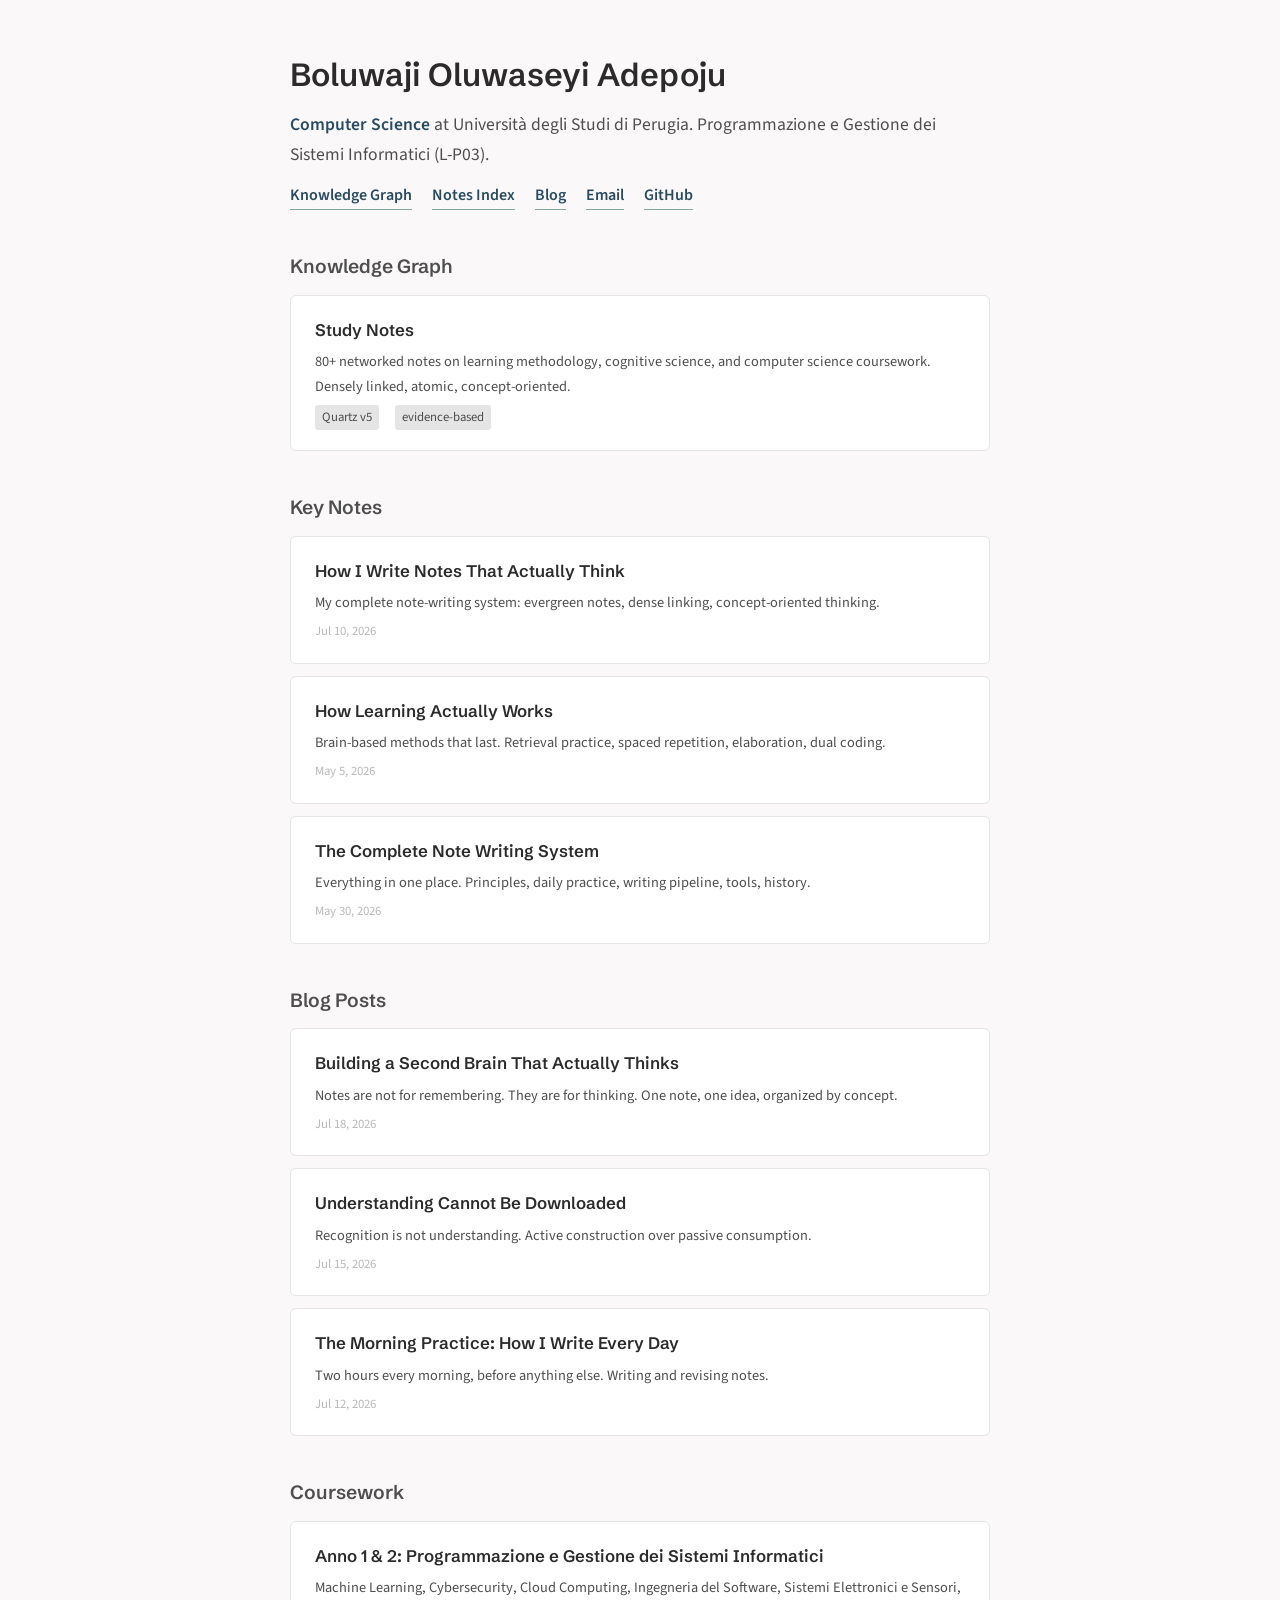
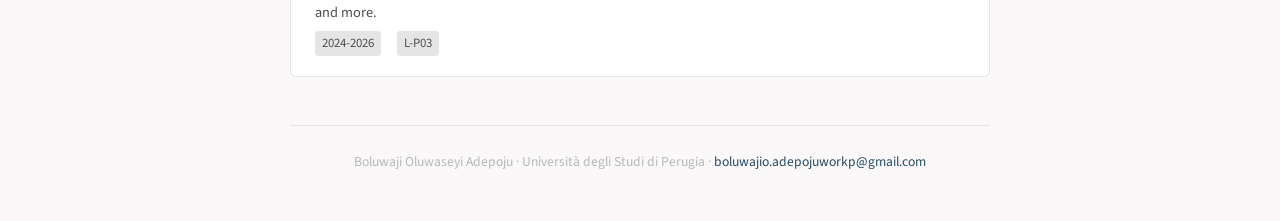
<file: index.html>
<!DOCTYPE html>
<html lang="en">
<head>
<meta charset="UTF-8">
<meta name="viewport" content="width=device-width, initial-scale=1.0">
<title>Boluwaji Oluwaseyi Adepoju</title>
<meta name="description" content="Computer Science student at Università degli Studi di Perugia. Knowledge systems, learning methodology, and thinking tools.">
<link rel="preconnect" href="https://fonts.googleapis.com">
<link rel="preconnect" href="https://fonts.gstatic.com" crossorigin>
<link href="https://fonts.googleapis.com/css2?family=Schibsted+Grotesk:wght@400;600;700&family=Source+Sans+Pro:wght@400;600&family=IBM+Plex+Mono:wght@400;500&display=swap" rel="stylesheet">
<style>
:root {
  --bg: #faf8f8;
  --lightgray: #e5e5e5;
  --gray: #b8b8b8;
  --darkgray: #4e4e4e;
  --dark: #2b2b2b;
  --secondary: #284b63;
  --tertiary: #84a59d;
  --radius: 6px;
  --max-width: 700px;
}
*, *::before, *::after { box-sizing: border-box; margin: 0; padding: 0; }
html { font-size: 100%; -webkit-font-smoothing: antialiased; }
body {
  background: var(--bg);
  color: var(--dark);
  font-family: 'Source Sans Pro', -apple-system, BlinkMacSystemFont, sans-serif;
  line-height: 1.7;
  display: flex; flex-direction: column; align-items: center;
  min-height: 100vh; padding: 3rem 1.5rem;
}
main { max-width: var(--max-width); width: 100%; }
h1, h2, h3 { font-family: 'Schibsted Grotesk', -apple-system, sans-serif; font-weight: 600; color: var(--dark); }
h1 { font-size: 2rem; margin-bottom: 0.5rem; }
h2 { font-size: 1.2rem; margin: 2.5rem 0 0.75rem; color: var(--darkgray); }
.bio { font-size: 1.1rem; color: var(--darkgray); margin-bottom: 0.75rem; }
.bio .highlight { color: var(--secondary); font-weight: 600; }
.section { margin-bottom: 2rem; }
.card {
  display: block; background: white; border: 1px solid var(--lightgray);
  border-radius: var(--radius); padding: 1.25rem 1.5rem; margin-bottom: 0.75rem;
  text-decoration: none; color: var(--dark); transition: box-shadow 0.15s, border-color 0.15s;
}
.card:hover { border-color: var(--tertiary); box-shadow: 0 2px 12px rgba(0,0,0,0.05); }
.card .title { font-family: 'Schibsted Grotesk', sans-serif; font-size: 1.05rem; font-weight: 600; color: var(--dark); margin-bottom: 0.35rem; }
.card .desc { font-size: 0.9rem; color: var(--darkgray); margin-bottom: 0.35rem; }
.card .meta { font-size: 0.8rem; color: var(--gray); display: flex; gap: 1rem; }
.tag { display: inline-block; background: var(--lightgray); color: var(--darkgray); padding: 0.15em 0.55em; border-radius: 3px; font-size: 0.8rem; }
.header-links { display: flex; gap: 1.25rem; flex-wrap: wrap; margin-top: 0.5rem; }
.header-links a { color: var(--secondary); text-decoration: none; border-bottom: 1.5px solid var(--tertiary); font-weight: 600; transition: border-color 0.15s; }
.header-links a:hover { border-bottom-color: var(--secondary); }
.footer { margin-top: 3rem; padding-top: 1.5rem; border-top: 1px solid var(--lightgray); font-size: 0.85rem; color: var(--gray); text-align: center; }
.footer a { color: var(--secondary); text-decoration: none; }
@media (max-width: 500px) { body { padding: 2rem 1rem; } h1 { font-size: 1.5rem; } }
</style>
</head>
<body>
<main>

<h1>Boluwaji Oluwaseyi Adepoju</h1>
<p class="bio">
<span class="highlight">Computer Science</span> at Università degli Studi di Perugia. Programmazione e Gestione dei Sistemi Informatici (L-P03).
</p>
<div class="header-links">
  <a href="/study-notes/">Knowledge Graph</a>
  <a href="/study-notes/notes/">Notes Index</a>
  <a href="/study-notes/blog/">Blog</a>
  <a href="mailto:boluwajio.adepojuworkp@gmail.com">Email</a>
  <a href="https://github.com/boluwajioadepojuworkp">GitHub</a>
</div>

<h2>Knowledge Graph</h2>
<div class="section">
  <a class="card" href="/study-notes/">
    <div class="title">Study Notes</div>
    <div class="desc">80+ networked notes on learning methodology, cognitive science, and computer science coursework. Densely linked, atomic, concept-oriented.</div>
    <div class="meta"><span class="tag">Quartz v5</span> <span class="tag">evidence-based</span></div>
  </a>
</div>

<h2>Key Notes</h2>
<div class="section">
  <a class="card" href="/study-notes/notes/how-i-write-notes">
    <div class="title">How I Write Notes That Actually Think</div>
    <div class="desc">My complete note-writing system: evergreen notes, dense linking, concept-oriented thinking.</div>
    <div class="meta"><span>Jul 10, 2026</span></div>
  </a>
  <a class="card" href="/study-notes/notes/how-learning-works">
    <div class="title">How Learning Actually Works</div>
    <div class="desc">Brain-based methods that last. Retrieval practice, spaced repetition, elaboration, dual coding.</div>
    <div class="meta"><span>May 5, 2026</span></div>
  </a>
  <a class="card" href="/study-notes/notes/note-writing-system">
    <div class="title">The Complete Note Writing System</div>
    <div class="desc">Everything in one place. Principles, daily practice, writing pipeline, tools, history.</div>
    <div class="meta"><span>May 30, 2026</span></div>
  </a>
</div>

<h2>Blog Posts</h2>
<div class="section">
  <a class="card" href="/study-notes/blog/building-a-second-brain">
    <div class="title">Building a Second Brain That Actually Thinks</div>
    <div class="desc">Notes are not for remembering. They are for thinking. One note, one idea, organized by concept.</div>
    <div class="meta"><span>Jul 18, 2026</span></div>
  </a>
  <a class="card" href="/study-notes/blog/understanding-cannot-be-downloaded">
    <div class="title">Understanding Cannot Be Downloaded</div>
    <div class="desc">Recognition is not understanding. Active construction over passive consumption.</div>
    <div class="meta"><span>Jul 15, 2026</span></div>
  </a>
  <a class="card" href="/study-notes/blog/morning-ritual">
    <div class="title">The Morning Practice: How I Write Every Day</div>
    <div class="desc">Two hours every morning, before anything else. Writing and revising notes.</div>
    <div class="meta"><span>Jul 12, 2026</span></div>
  </a>
</div>

<h2>Coursework</h2>
<div class="section">
  <a class="card" href="/study-notes/courses/">
    <div class="title">Anno 1 &amp; 2: Programmazione e Gestione dei Sistemi Informatici</div>
    <div class="desc">Machine Learning, Cybersecurity, Cloud Computing, Ingegneria del Software, Sistemi Elettronici e Sensori, and more.</div>
    <div class="meta"><span class="tag">2024-2026</span> <span class="tag">L-P03</span></div>
  </a>
</div>

<footer class="footer">
  Boluwaji Oluwaseyi Adepoju &middot; Università degli Studi di Perugia &middot; <a href="mailto:boluwajio.adepojuworkp@gmail.com">boluwajio.adepojuworkp@gmail.com</a>
</footer>

</main>
</body>
</html>
</file>
